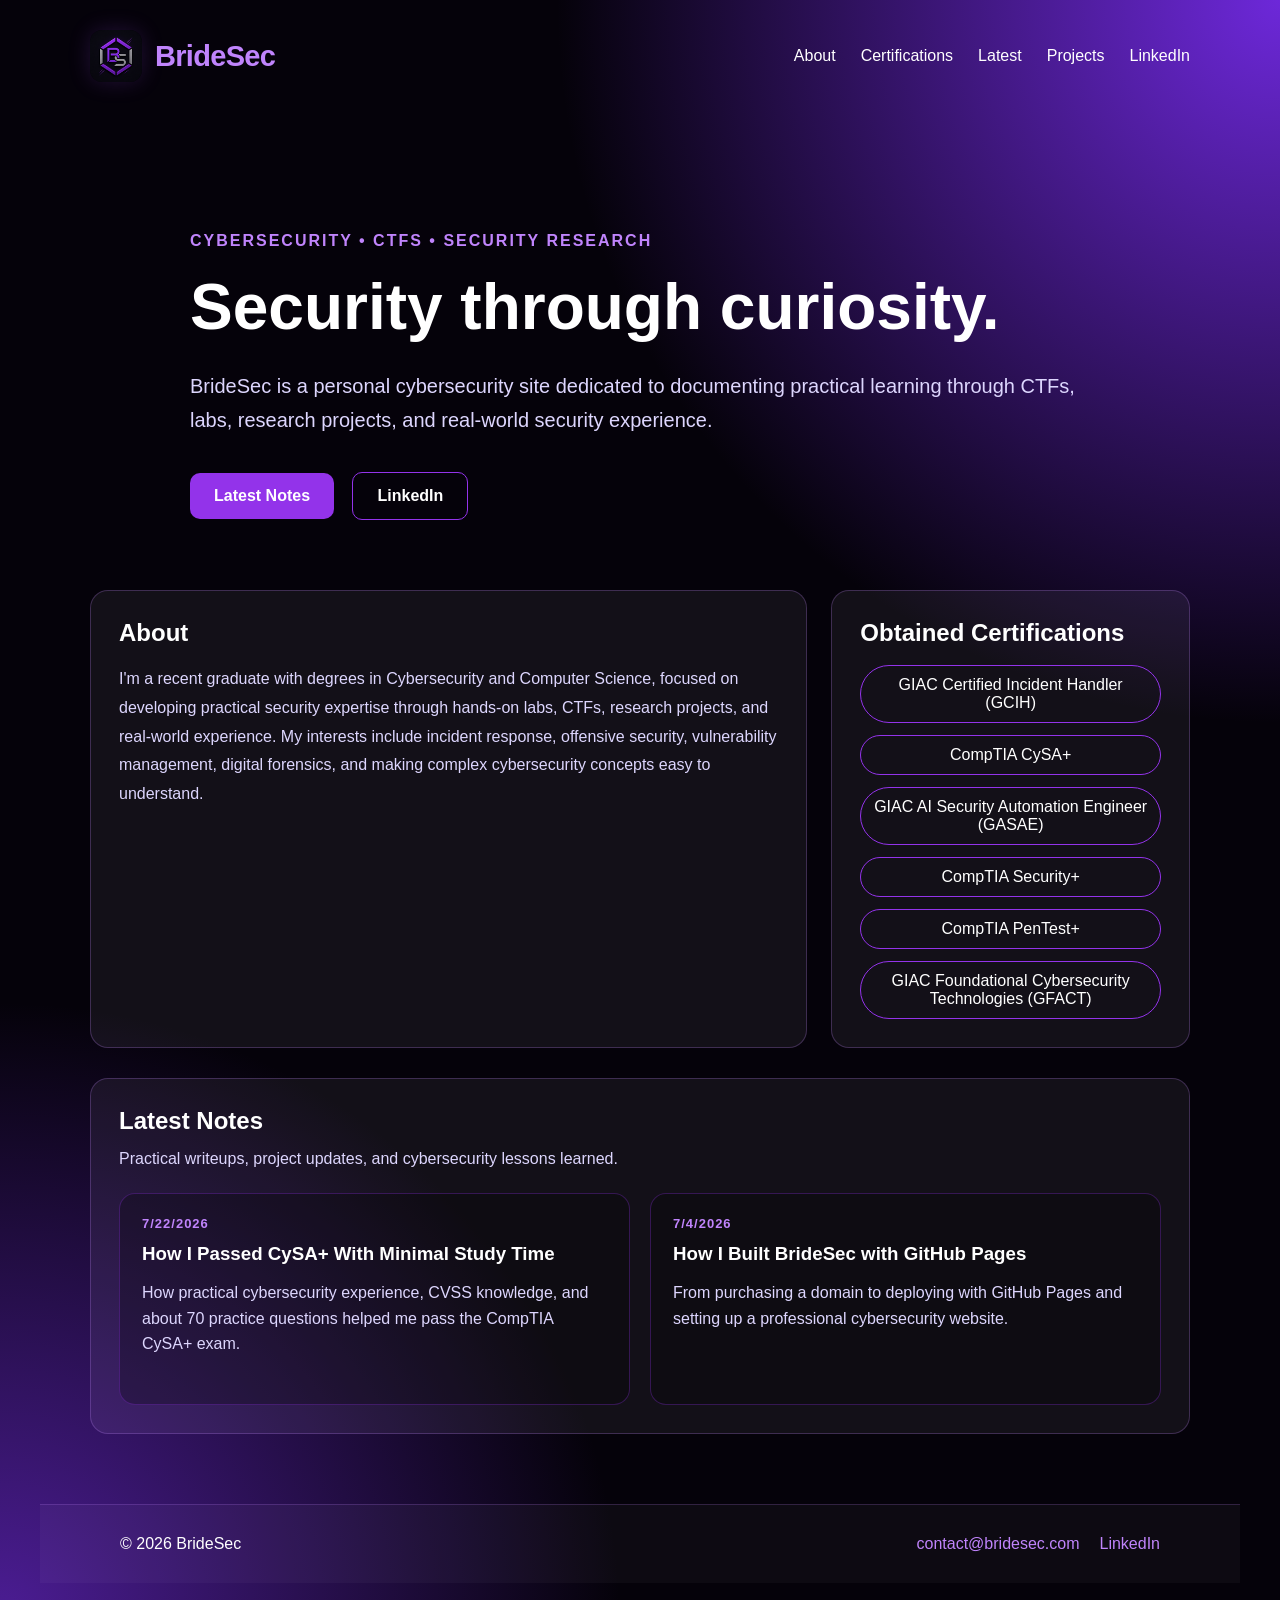
<file: index.html>
<!DOCTYPE html>
<html lang="en">
<head>
<meta charset="UTF-8">
<meta name="viewport" content="width=device-width, initial-scale=1.0">
<link rel="icon" href="/favicon.ico" sizes="any">
<link rel="icon" type="image/png" sizes="48x48" href="/favicon-48x48.png">
<title>BrideSec</title>

<link rel="stylesheet" href="styles.css">

</head>

<body class="home-page">

<div class="hero">

<header class="site-header">
    <nav class="site-nav" aria-label="Main navigation">
        <a class="site-brand" href="/index.html" aria-label="BrideSec home">
            <img class="site-brand-icon" src="/assets/bridesec-logo-96.png" alt="BrideSec logo">
            <span class="site-brand-name">BrideSec</span>
        </a>

        <div class="site-nav-links">
            <a href="/index.html#about">About</a>
            <a href="/index.html#certifications">Certifications</a>
            <a href="/index.html#notes">Latest</a>
            <a href="/projects.html">Projects</a>
            <a href="https://www.linkedin.com/in/tyler-jw-mcbride/" target="_blank" rel="noopener noreferrer">LinkedIn</a>
        </div>
    </nav>
</header>

<div class="content">

<div class="tag">
CYBERSECURITY • CTFS • SECURITY RESEARCH
</div>

<h1>
Security through curiosity.
</h1>

<p>
BrideSec is a personal cybersecurity site dedicated to documenting practical learning through CTFs, labs, research projects, and real-world security experience.
</p>

<div class="buttons">

<a class="primary" href="#notes">
Latest Notes
</a>

<a class="secondary"
href="https://www.linkedin.com/in/tyler-jw-mcbride/"
target="_blank">
LinkedIn
</a>

</div>

</div>

<div class="section">

<div class="about" id="about">

<h2>About</h2>

<p>
I'm a recent graduate with degrees in Cybersecurity and Computer Science, focused on developing practical security expertise through hands-on labs, CTFs, research projects, and real-world experience. My interests include incident response, offensive security, vulnerability management, digital forensics, and making complex cybersecurity concepts easy to understand.
</p>

</div>

<div class="certs" id="certifications">

<h2>Obtained Certifications</h2>

<ul class="cert-list">

<li>
<a href="https://www.giac.org/certifications/certified-incident-handler-gcih"
target="_blank" rel="noopener noreferrer">
GIAC Certified Incident Handler (GCIH)
</a>
</li>

<li>
<a href="https://www.comptia.org/en-us/certifications/cybersecurity-analyst/"
target="_blank" rel="noopener noreferrer">
CompTIA CySA+
</a>
<li>

<a href="https://www.giac.org/certifications/ai-security-automation-engineer-gasae"
target="_blank" rel="noopener noreferrer">
GIAC AI Security Automation Engineer (GASAE)
</a>
</li>

<li>
<a href="https://www.comptia.org/en/certifications/security/"
target="_blank" rel="noopener noreferrer">
CompTIA Security+
</a>
</li>

<li>
<a href="https://www.comptia.org/en/certifications/pentest/"
target="_blank" rel="noopener noreferrer">
CompTIA PenTest+
</a>
</li>

<li>
<a href="https://www.giac.org/certifications/foundational-cybersecurity-technologies-gfact"
target="_blank" rel="noopener noreferrer">
GIAC Foundational Cybersecurity Technologies (GFACT)
</a>
</li>

</ul>

</div>
</div>

<div class="notes" id="notes">

<h2>Latest Notes</h2>

<p>
Practical writeups, project updates, and cybersecurity lessons learned.
</p>

<div class="post-grid">
<a class="post-card" href="Projects/passing-cysa-plus.html">

<div class="post-date">
7/22/2026
</div>

<h3>
How I Passed CySA+ With Minimal Study Time
</h3>

<p>
How practical cybersecurity experience, CVSS knowledge, and about 70 practice questions helped me pass the CompTIA CySA+ exam.
</p>

</a>
<a class="post-card" href="Projects/BuildingWebPage.html">
    
<div class="post-date">
7/4/2026
</div>

<h3>
How I Built BrideSec with GitHub Pages
</h3>

<p>
From purchasing a domain to deploying with GitHub Pages and setting up a professional cybersecurity website.
</p>

</a>

</div>

</div>

<footer>

<div class="footer-content">

<div>
© 2026 BrideSec
</div>

<div class="footer-links">

<a href="mailto:contact@bridesec.com">
contact@bridesec.com
</a>

<a href="https://www.linkedin.com/in/tyler-jw-mcbride/" target="_blank">
LinkedIn
</a>

</div>

</div>

</footer>

</div>

</body>
</html>
</file>
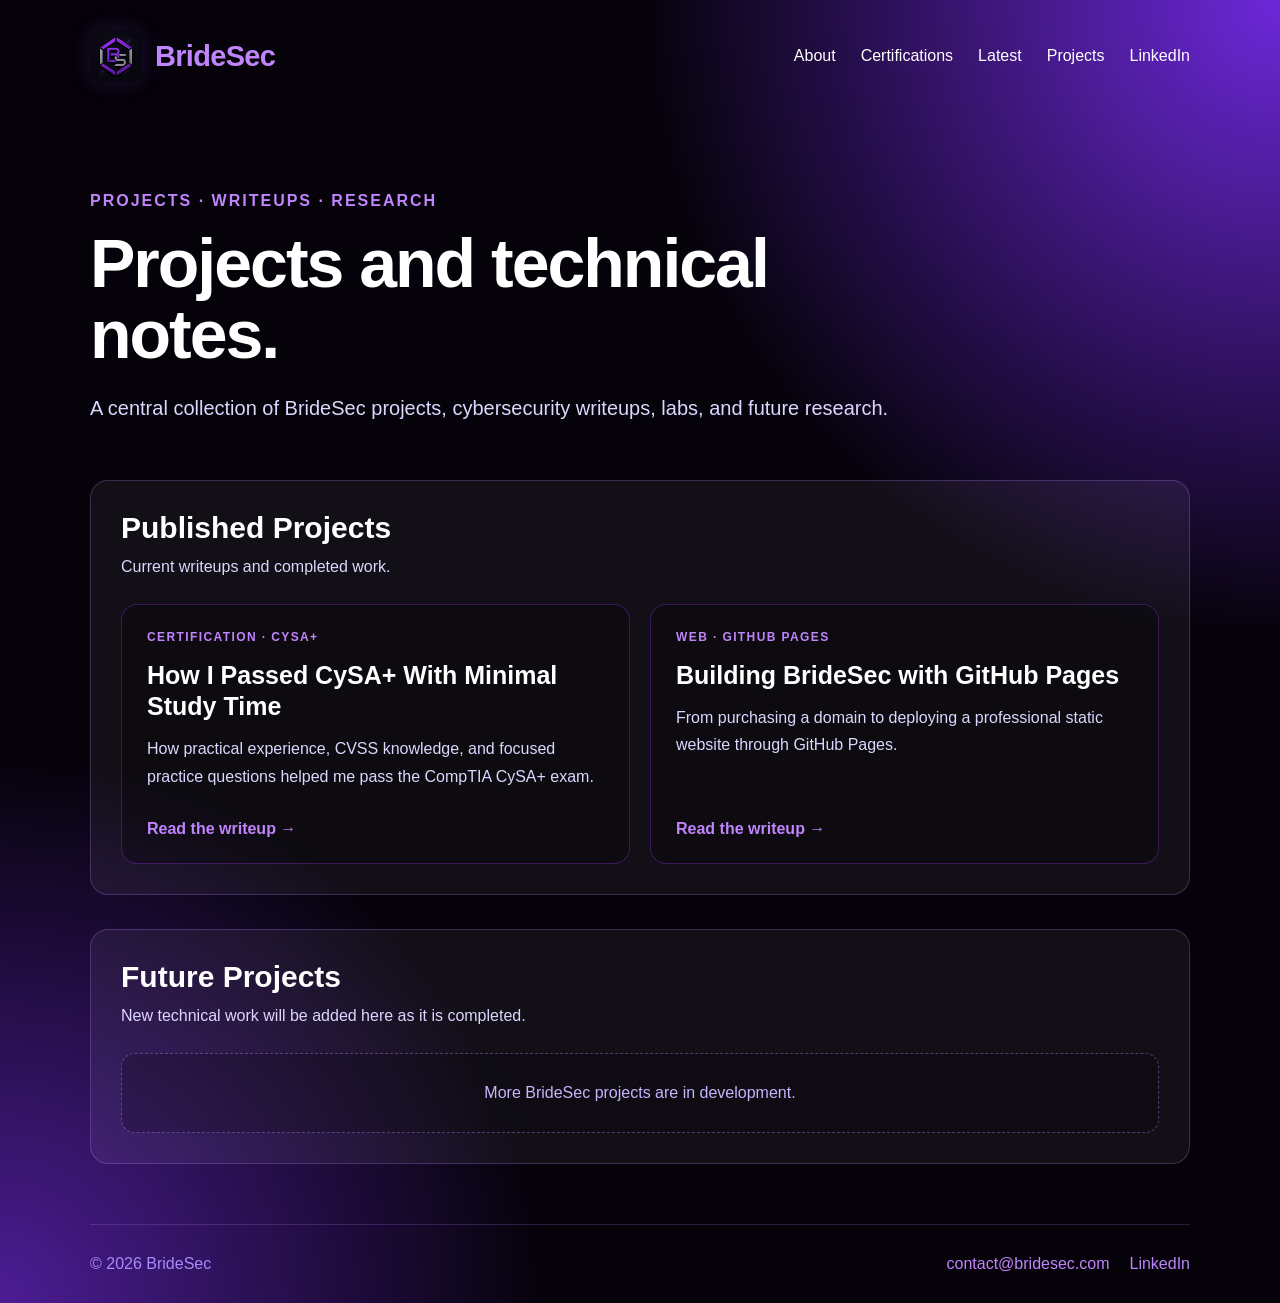
<file: projects.html>
<!DOCTYPE html>
<html lang="en">
<head>
<meta charset="UTF-8">
<meta name="viewport" content="width=device-width, initial-scale=1.0">
<meta name="description" content="BrideSec projects, technical writeups, and cybersecurity research.">
<link rel="icon" href="/favicon.ico" sizes="any">
<link rel="icon" type="image/png" sizes="48x48" href="/favicon-48x48.png">
<title>Projects | BrideSec</title>
<link rel="stylesheet" href="/styles.css">
</head>
<body class="projects-page">
<div class="projects-shell">
<header class="site-header">
    <nav class="site-nav" aria-label="Main navigation">
        <a class="site-brand" href="/index.html" aria-label="BrideSec home">
            <img class="site-brand-icon" src="/assets/bridesec-logo-96.png" alt="BrideSec logo">
            <span class="site-brand-name">BrideSec</span>
        </a>

        <div class="site-nav-links">
            <a href="/index.html#about">About</a>
            <a href="/index.html#certifications">Certifications</a>
            <a href="/index.html#notes">Latest</a>
            <a href="/projects.html">Projects</a>
            <a href="https://www.linkedin.com/in/tyler-jw-mcbride/" target="_blank" rel="noopener noreferrer">LinkedIn</a>
        </div>
    </nav>
</header>

<main class="projects-main">
    <section class="projects-intro">
        <div class="tag">PROJECTS · WRITEUPS · RESEARCH</div>
        <h1>Projects and technical notes.</h1>
        <p>A central collection of BrideSec projects, cybersecurity writeups, labs, and future research.</p>
    </section>

    <section class="projects-library" aria-labelledby="current-projects">
        <div class="projects-section-heading">
            <div>
                <h2 id="current-projects">Published Projects</h2>
                <p>Current writeups and completed work.</p>
            </div>
        </div>

        <div class="project-card-grid">
            <a class="project-library-card" href="/Projects/passing-cysa-plus.html">
                <span class="project-card-label">CERTIFICATION · CYSA+</span>
                <h3>How I Passed CySA+ With Minimal Study Time</h3>
                <p>How practical experience, CVSS knowledge, and focused practice questions helped me pass the CompTIA CySA+ exam.</p>
                <span class="project-card-link">Read the writeup →</span>
            </a>

            <a class="project-library-card" href="/Projects/BuildingWebPage.html">
                <span class="project-card-label">WEB · GITHUB PAGES</span>
                <h3>Building BrideSec with GitHub Pages</h3>
                <p>From purchasing a domain to deploying a professional static website through GitHub Pages.</p>
                <span class="project-card-link">Read the writeup →</span>
            </a>
        </div>
    </section>

    <section class="projects-library future-projects" aria-labelledby="future-projects">
        <div class="projects-section-heading">
            <div>
                <h2 id="future-projects">Future Projects</h2>
                <p>New technical work will be added here as it is completed.</p>
            </div>
        </div>

        <div class="future-project-card">
            <span>More BrideSec projects are in development.</span>
        </div>
    </section>
</main>

<footer class="site-footer">
    <div>© 2026 BrideSec</div>
    <div class="footer-links">
        <a href="mailto:contact@bridesec.com">contact@bridesec.com</a>
        <a href="https://www.linkedin.com/in/tyler-jw-mcbride/" target="_blank" rel="noopener noreferrer">LinkedIn</a>
    </div>
</footer>
</div>
</body>
</html>
</file>
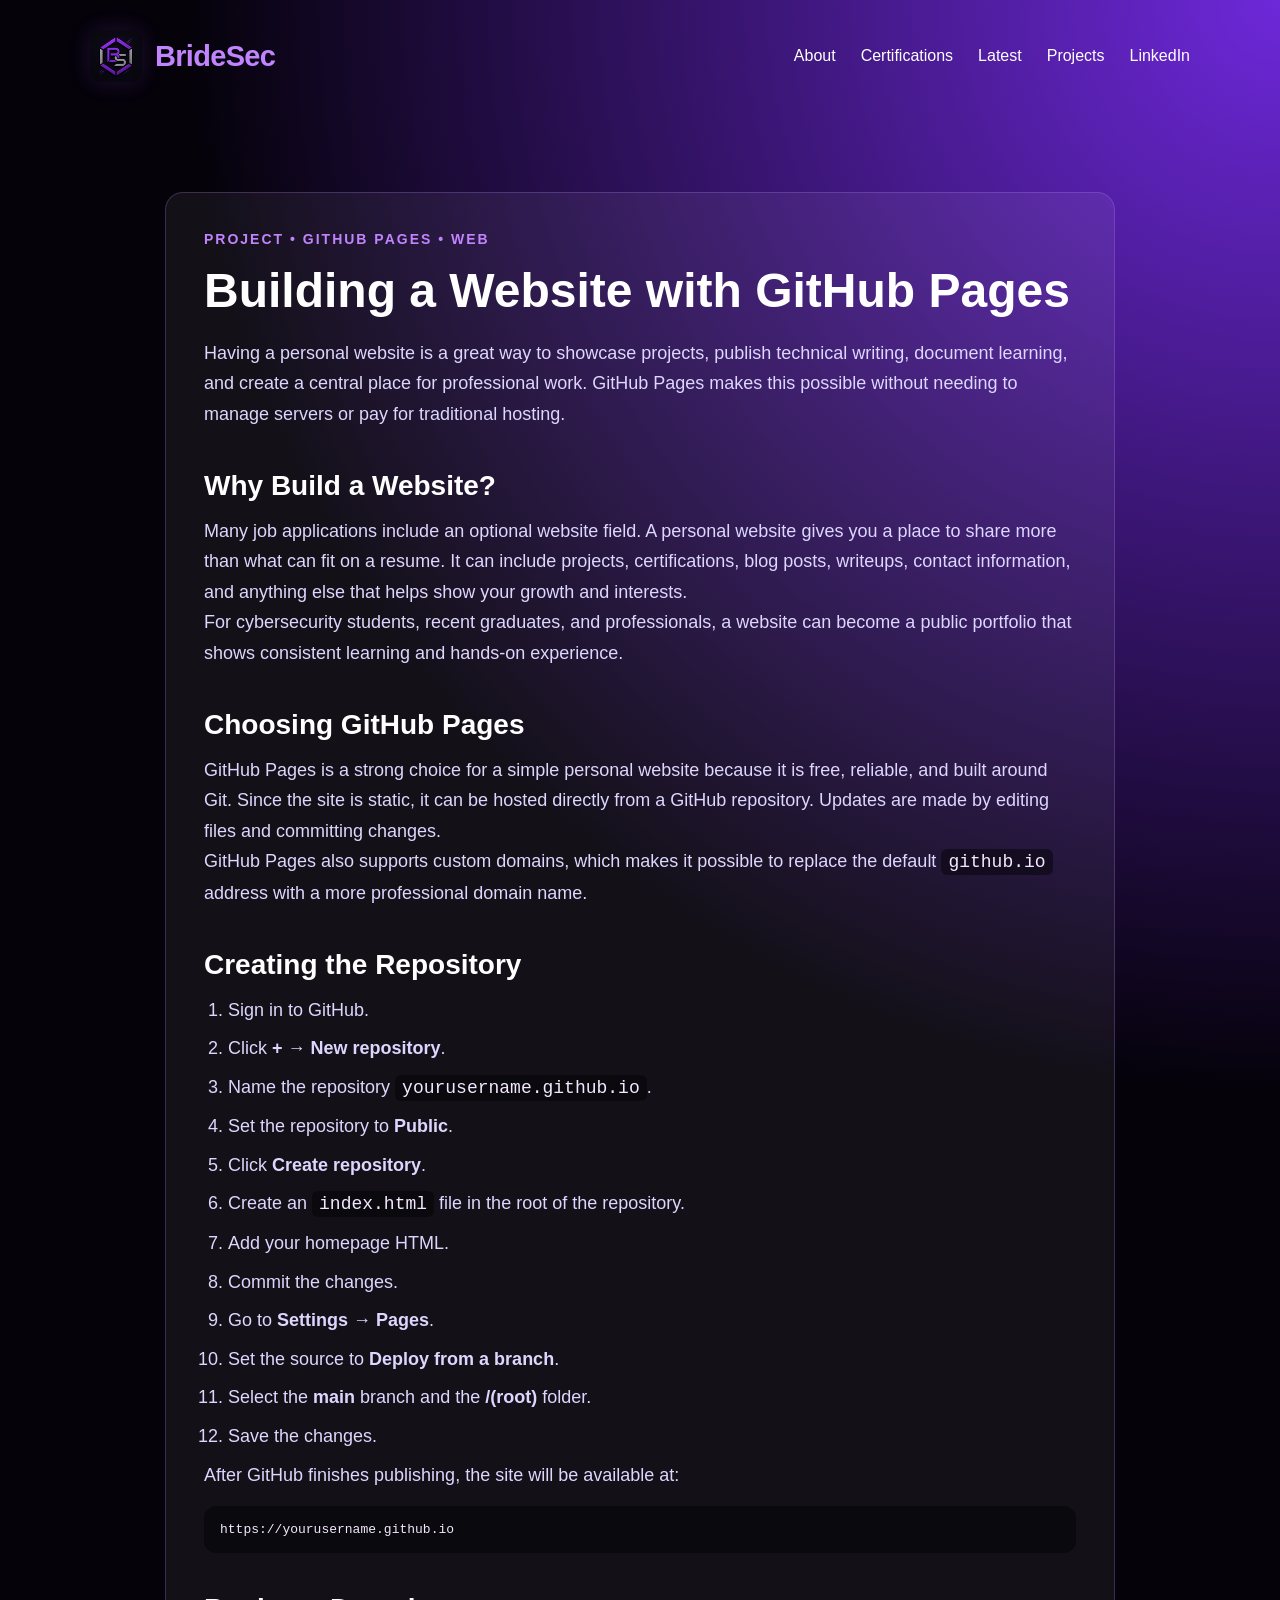
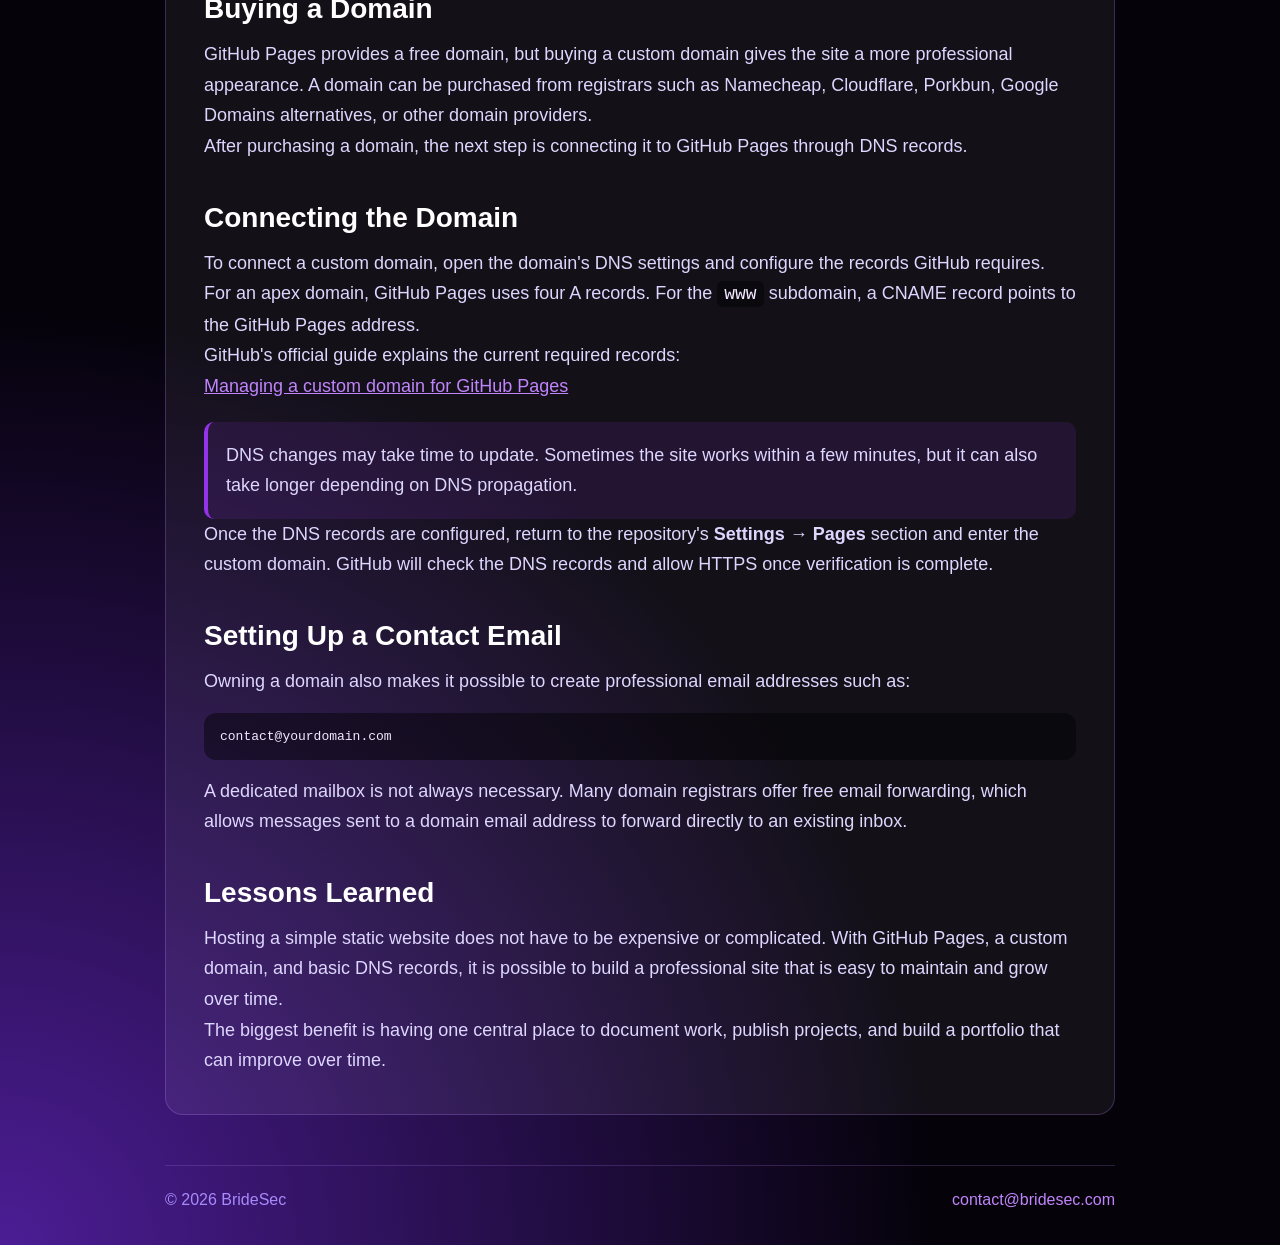
<file: Projects/BuildingWebPage.html>
<!DOCTYPE html>
<html lang="en">
<head>
<meta charset="UTF-8">
<meta name="viewport" content="width=device-width, initial-scale=1.0">
<link rel="icon" href="/favicon.ico" sizes="any">
<link rel="icon" type="image/png" sizes="48x48" href="/favicon-48x48.png">
<title>Building a Website with GitHub Pages | BrideSec</title>

<link rel="stylesheet" href="../styles.css">
</head>

<body class="article-page">

<div class="page">

<header class="site-header">
    <nav class="site-nav" aria-label="Main navigation">
        <a class="site-brand" href="/index.html" aria-label="BrideSec home">
            <img class="site-brand-icon" src="/assets/bridesec-logo-96.png" alt="BrideSec logo">
            <span class="site-brand-name">BrideSec</span>
        </a>

        <div class="site-nav-links">
            <a href="/index.html#about">About</a>
            <a href="/index.html#certifications">Certifications</a>
            <a href="/index.html#notes">Latest</a>
            <a href="/projects.html">Projects</a>
            <a href="https://www.linkedin.com/in/tyler-jw-mcbride/" target="_blank" rel="noopener noreferrer">LinkedIn</a>
        </div>
    </nav>
</header>

<article class="article">

<div class="tag">PROJECT • GITHUB PAGES • WEB</div>

<h1>Building a Website with GitHub Pages</h1>

<p>
Having a personal website is a great way to showcase projects, publish technical writing,
document learning, and create a central place for professional work. GitHub Pages makes this
possible without needing to manage servers or pay for traditional hosting.
</p>

<h2>Why Build a Website?</h2>

<p>
Many job applications include an optional website field. A personal website gives you a place
to share more than what can fit on a resume. It can include projects, certifications, blog posts,
writeups, contact information, and anything else that helps show your growth and interests.
</p>

<p>
For cybersecurity students, recent graduates, and professionals, a website can become a public
portfolio that shows consistent learning and hands-on experience.
</p>

<h2>Choosing GitHub Pages</h2>

<p>
GitHub Pages is a strong choice for a simple personal website because it is free, reliable,
and built around Git. Since the site is static, it can be hosted directly from a GitHub repository.
Updates are made by editing files and committing changes.
</p>

<p>
GitHub Pages also supports custom domains, which makes it possible to replace the default
<code>github.io</code> address with a more professional domain name.
</p>

<h2>Creating the Repository</h2>

<ol>
    <li>Sign in to GitHub.</li>
    <li>Click <strong>+ → New repository</strong>.</li>
    <li>Name the repository <code>yourusername.github.io</code>.</li>
    <li>Set the repository to <strong>Public</strong>.</li>
    <li>Click <strong>Create repository</strong>.</li>
    <li>Create an <code>index.html</code> file in the root of the repository.</li>
    <li>Add your homepage HTML.</li>
    <li>Commit the changes.</li>
    <li>Go to <strong>Settings → Pages</strong>.</li>
    <li>Set the source to <strong>Deploy from a branch</strong>.</li>
    <li>Select the <strong>main</strong> branch and the <strong>/(root)</strong> folder.</li>
    <li>Save the changes.</li>
</ol>

<p>
After GitHub finishes publishing, the site will be available at:
</p>

<pre>https://yourusername.github.io</pre>

<h2>Buying a Domain</h2>

<p>
GitHub Pages provides a free domain, but buying a custom domain gives the site a more
professional appearance. A domain can be purchased from registrars such as Namecheap,
Cloudflare, Porkbun, Google Domains alternatives, or other domain providers.
</p>

<p>
After purchasing a domain, the next step is connecting it to GitHub Pages through DNS records.
</p>

<h2>Connecting the Domain</h2>

<p>
To connect a custom domain, open the domain's DNS settings and configure the records GitHub
requires. For an apex domain, GitHub Pages uses four A records. For the <code>www</code> subdomain,
a CNAME record points to the GitHub Pages address.
</p>

<p>
GitHub's official guide explains the current required records:
</p>

<p>
<a href="https://docs.github.com/en/pages/configuring-a-custom-domain-for-your-github-pages-site/managing-a-custom-domain-for-your-github-pages-site" target="_blank">
Managing a custom domain for GitHub Pages
</a>
</p>

<div class="note-box">
<p>
DNS changes may take time to update. Sometimes the site works within a few minutes,
but it can also take longer depending on DNS propagation.
</p>
</div>

<p>
Once the DNS records are configured, return to the repository's <strong>Settings → Pages</strong>
section and enter the custom domain. GitHub will check the DNS records and allow HTTPS once
verification is complete.
</p>

<h2>Setting Up a Contact Email</h2>

<p>
Owning a domain also makes it possible to create professional email addresses such as:
</p>

<pre>contact@yourdomain.com</pre>

<p>
A dedicated mailbox is not always necessary. Many domain registrars offer free email forwarding,
which allows messages sent to a domain email address to forward directly to an existing inbox.
</p>

<h2>Lessons Learned</h2>

<p>
Hosting a simple static website does not have to be expensive or complicated. With GitHub Pages,
a custom domain, and basic DNS records, it is possible to build a professional site that is easy to
maintain and grow over time.
</p>

<p>
The biggest benefit is having one central place to document work, publish projects, and build a
portfolio that can improve over time.
</p>

</article>

<footer id="contact">
    <div>© 2026 BrideSec</div>
    <div>
        <a href="mailto:contact@bridesec.com">contact@bridesec.com</a>
    </div>
</footer>

</div>

    
</body>
</html>
</file>
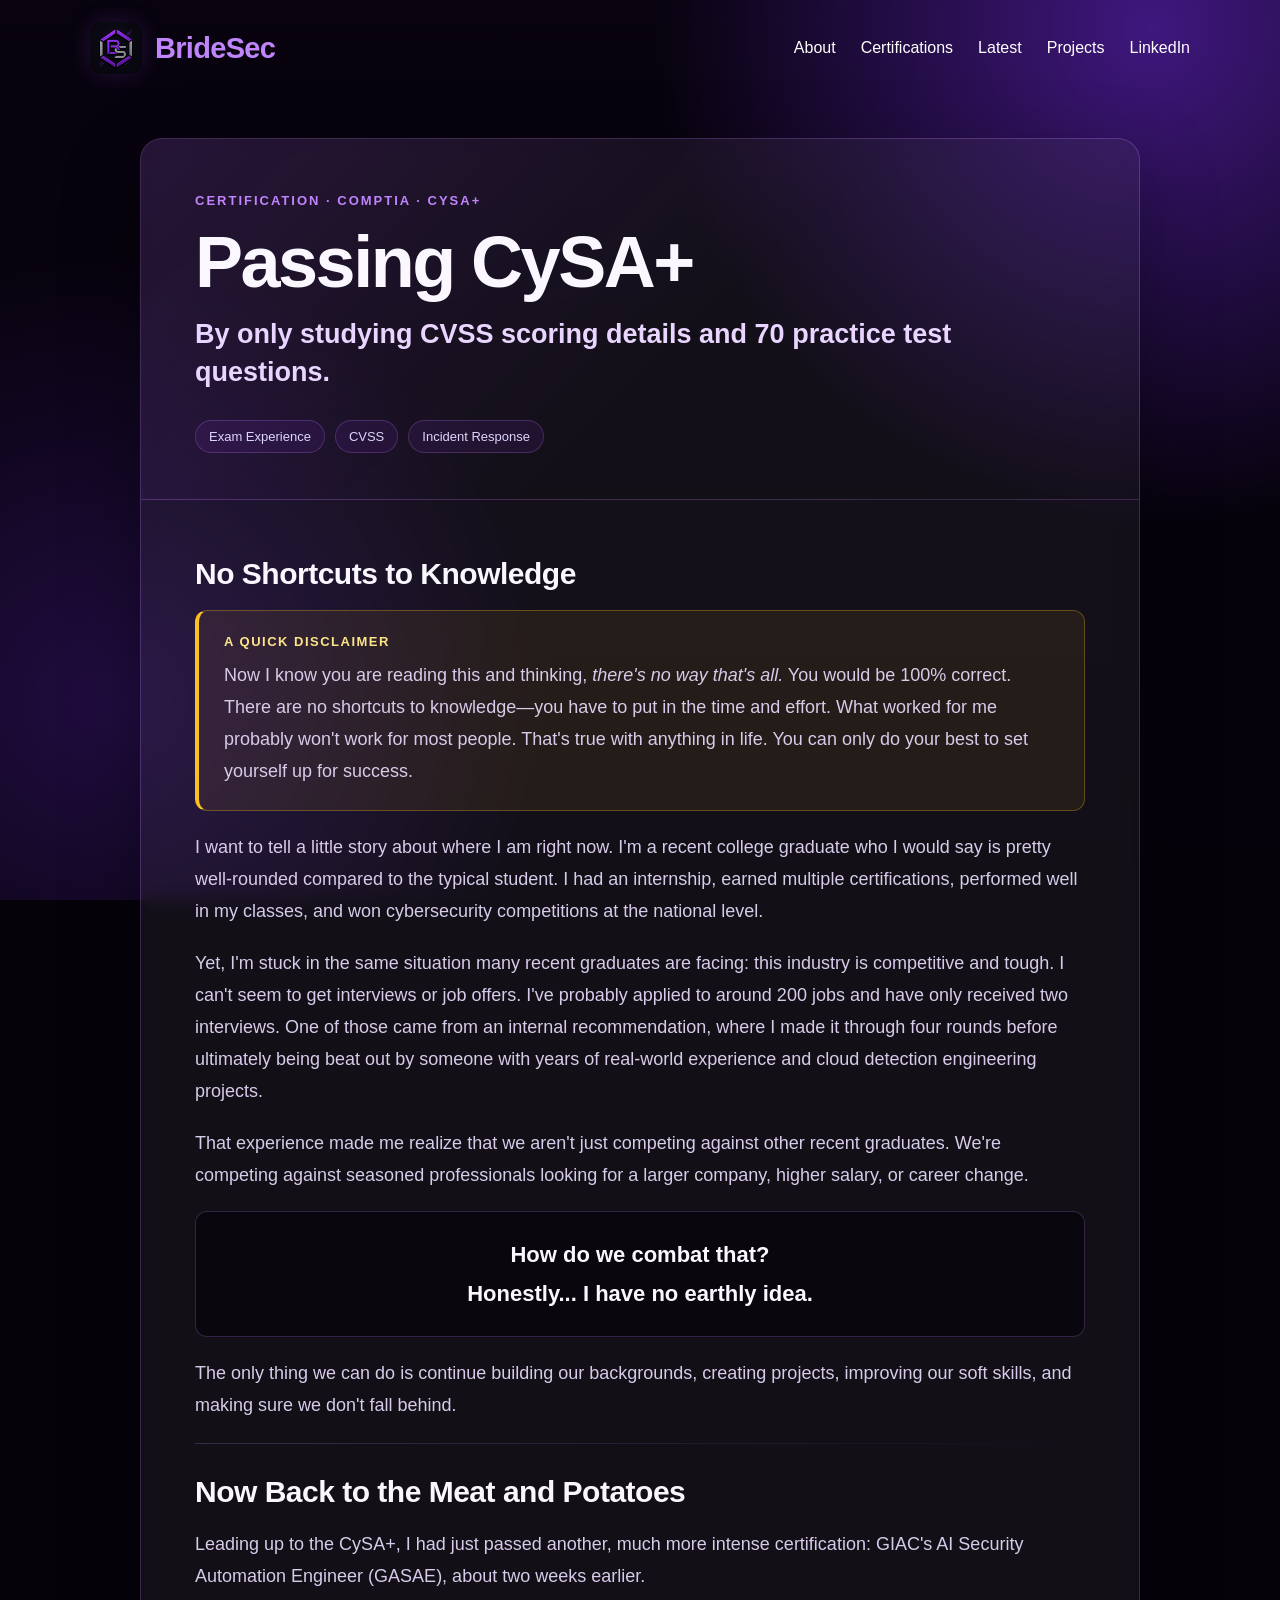
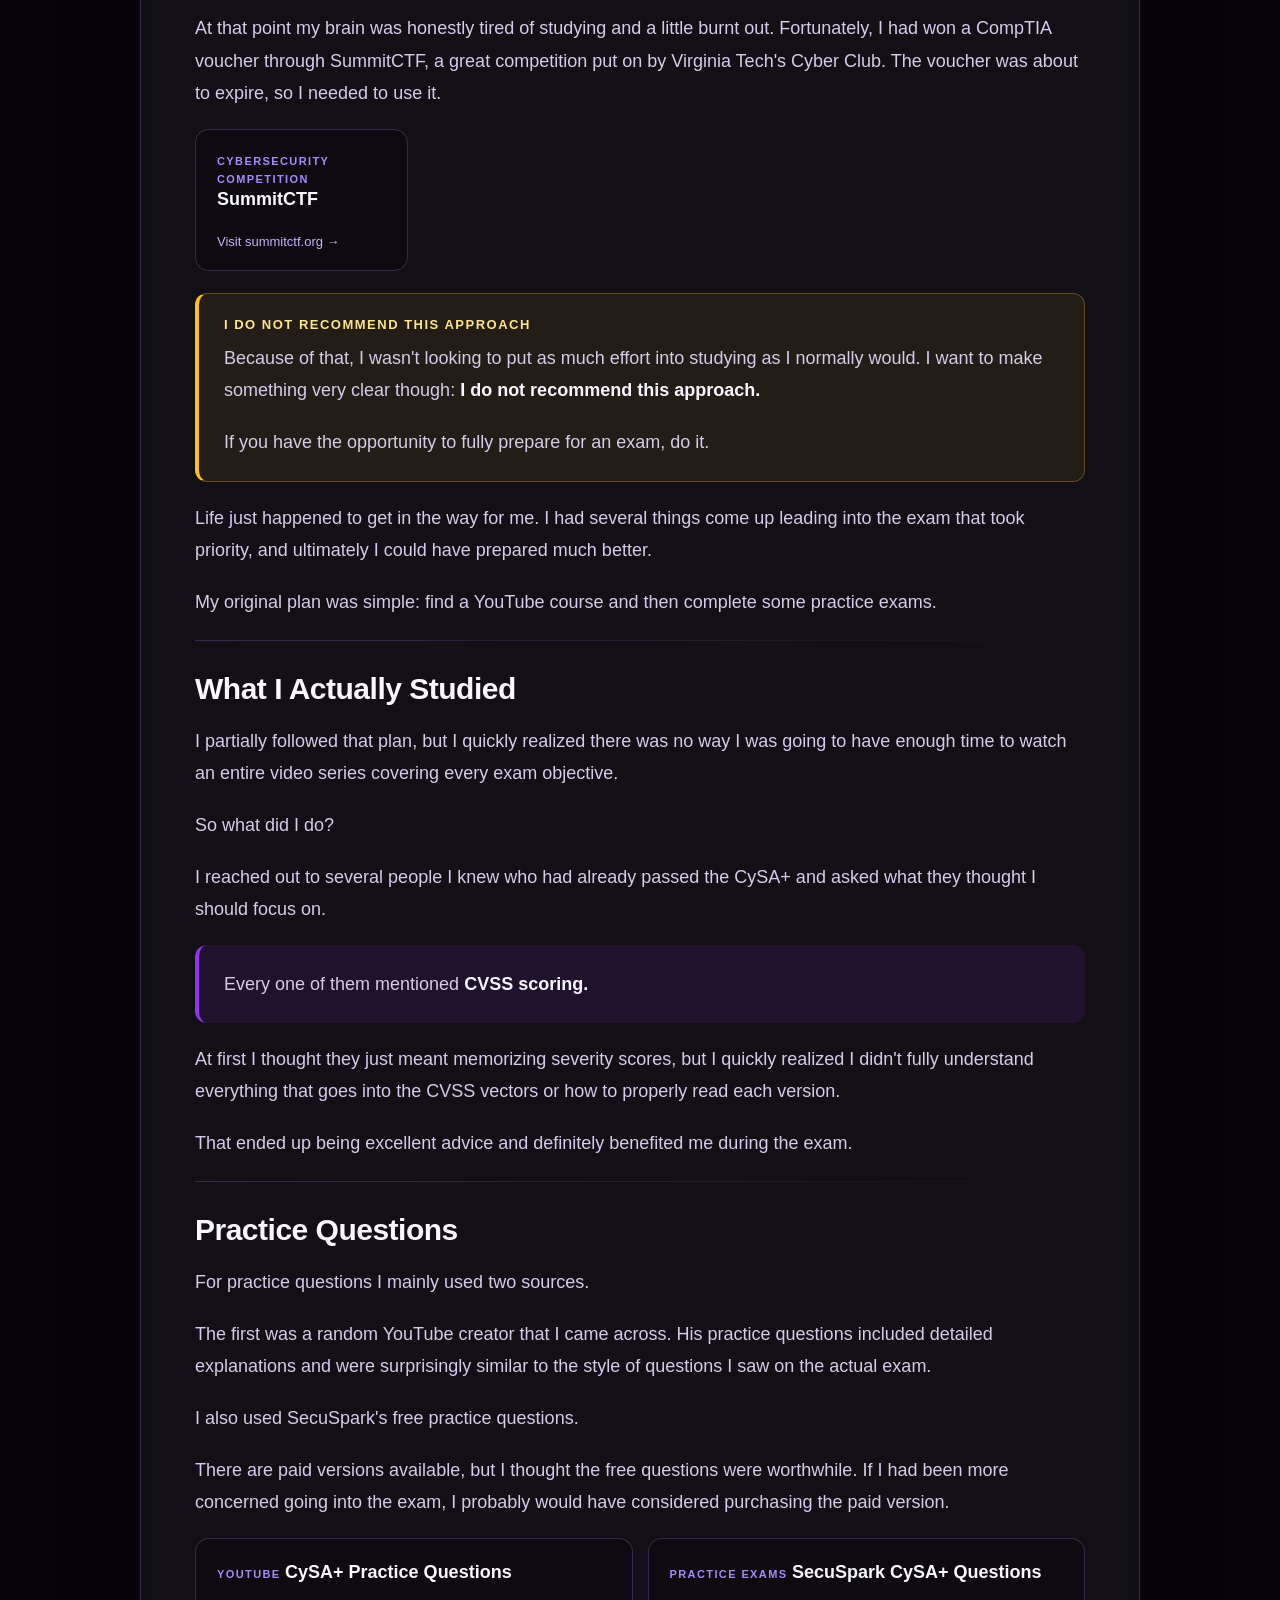
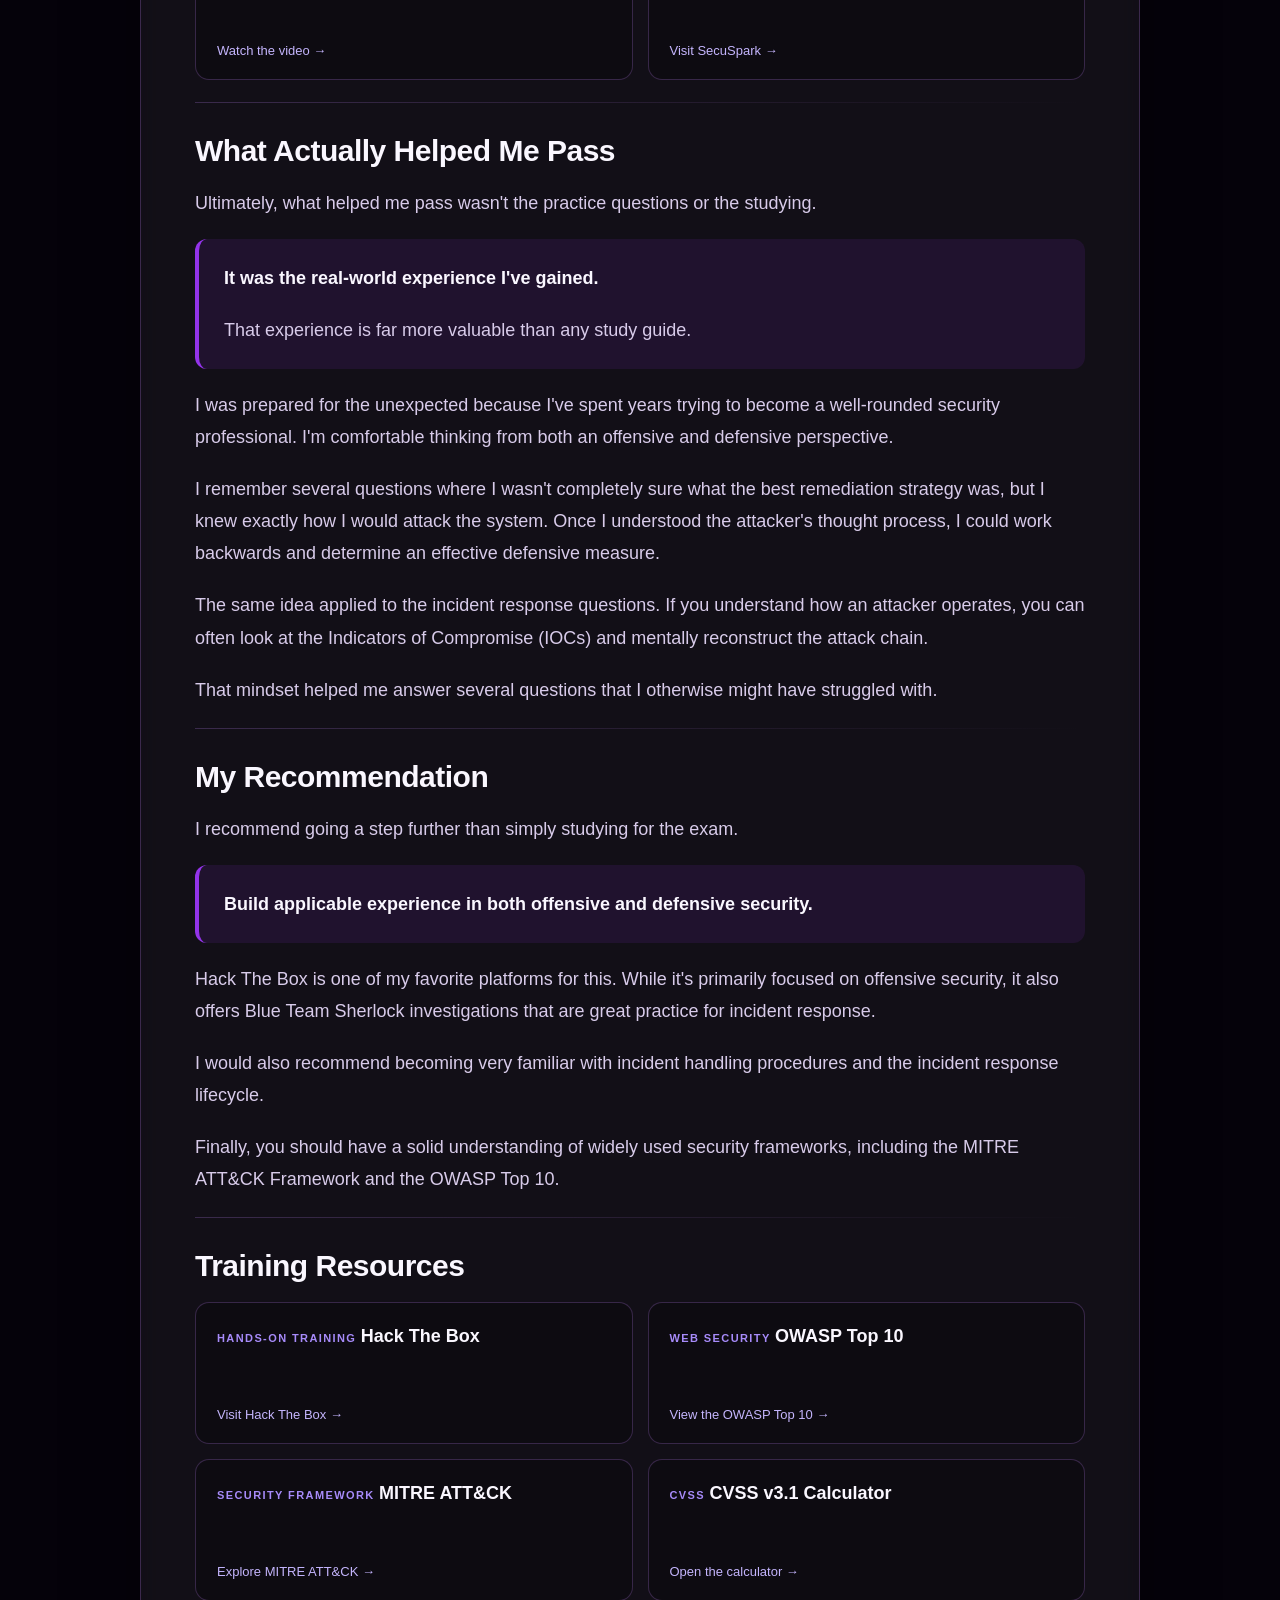
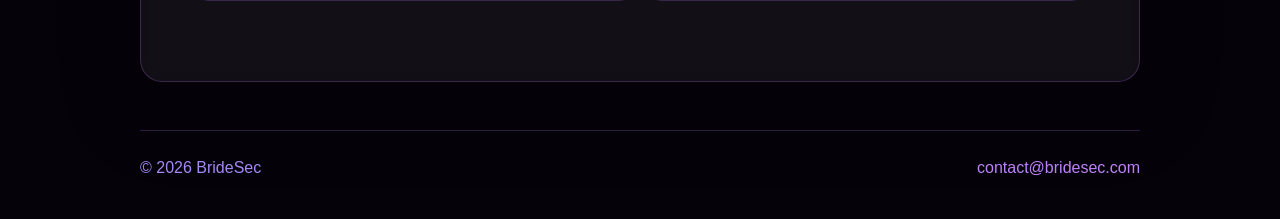
<file: Projects/passing-cysa-plus.html>
<!DOCTYPE html>
<html lang="en">
<head>
<meta charset="UTF-8">
<meta name="viewport" content="width=device-width, initial-scale=1.0">
<meta name="description" content="How practical cybersecurity experience, CVSS knowledge, and 70 practice questions helped me pass the CompTIA CySA+ exam.">
<meta name="theme-color" content="#07030d">
<link rel="icon" href="/favicon.ico" sizes="any">
<link rel="icon" type="image/png" sizes="48x48" href="/favicon-48x48.png">
<title>Passing CySA+ With Minimal Study Time | BrideSec</title>

<link rel="stylesheet" href="../styles.css">
</head>

<body class="cysa-page">
<div class="page">

<header class="site-header">
    <nav class="site-nav" aria-label="Main navigation">
        <a class="site-brand" href="/index.html" aria-label="BrideSec home">
            <img class="site-brand-icon" src="/assets/bridesec-logo-96.png" alt="BrideSec logo">
            <span class="site-brand-name">BrideSec</span>
        </a>

        <div class="site-nav-links">
            <a href="/index.html#about">About</a>
            <a href="/index.html#certifications">Certifications</a>
            <a href="/index.html#notes">Latest</a>
            <a href="/projects.html">Projects</a>
            <a href="https://www.linkedin.com/in/tyler-jw-mcbride/" target="_blank" rel="noopener noreferrer">LinkedIn</a>
        </div>
    </nav>
</header>

<main>
<article class="article">

<header class="article-header">
    <div class="eyebrow">CERTIFICATION · COMPTIA · CYSA+</div>
    <h1>Passing CySA+</h1>
    <div class="subtitle">By only studying CVSS scoring details and 70 practice test questions.</div>

    <div class="article-meta">
        <span class="meta-item">Exam Experience</span>
        <span class="meta-item">CVSS</span>
        <span class="meta-item">Incident Response</span>
    </div>
</header>

<div class="article-body">

<section class="article-section" aria-labelledby="introduction">
    <h2 id="introduction">No Shortcuts to Knowledge</h2>

    <div class="warning-box">
        <div class="warning-title">A QUICK DISCLAIMER</div>
        <p>Now I know you are reading this and thinking, <em>there's no way that's all.</em> You would be 100% correct. There are no shortcuts to knowledge—you have to put in the time and effort. What worked for me probably won't work for most people. That's true with anything in life. You can only do your best to set yourself up for success.</p>
    </div>

    <p>I want to tell a little story about where I am right now. I'm a recent college graduate who I would say is pretty well-rounded compared to the typical student. I had an internship, earned multiple certifications, performed well in my classes, and won cybersecurity competitions at the national level.</p>

    <p>Yet, I'm stuck in the same situation many recent graduates are facing: this industry is competitive and tough. I can't seem to get interviews or job offers. I've probably applied to around 200 jobs and have only received two interviews. One of those came from an internal recommendation, where I made it through four rounds before ultimately being beat out by someone with years of real-world experience and cloud detection engineering projects.</p>

    <p>That experience made me realize that we aren't just competing against other recent graduates. We're competing against seasoned professionals looking for a larger company, higher salary, or career change.</p>

    <div class="quote-box">
        <p>How do we combat that?<br>Honestly... I have no earthly idea.</p>
    </div>

    <p>The only thing we can do is continue building our backgrounds, creating projects, improving our soft skills, and making sure we don't fall behind.</p>
</section>

<div class="section-divider"></div>

<section class="article-section" aria-labelledby="meat-and-potatoes">
    <h2 id="meat-and-potatoes">Now Back to the Meat and Potatoes</h2>

    <p>Leading up to the CySA+, I had just passed another, much more intense certification: GIAC's AI Security Automation Engineer (GASAE), about two weeks earlier.</p>

    <p>At that point my brain was honestly tired of studying and a little burnt out. Fortunately, I had won a CompTIA voucher through SummitCTF, a great competition put on by Virginia Tech's Cyber Club. The voucher was about to expire, so I needed to use it.</p>

    <div class="resource-grid single-resource">
        <a class="resource-card" href="https://summitctf.org/" target="_blank" rel="noopener noreferrer">
            <span>
                <span class="resource-type">CYBERSECURITY COMPETITION</span>
                <span class="resource-title">SummitCTF</span>
            </span>
            <span class="resource-link">Visit summitctf.org →</span>
        </a>
    </div>

    <div class="warning-box">
        <div class="warning-title">I DO NOT RECOMMEND THIS APPROACH</div>
        <p>Because of that, I wasn't looking to put as much effort into studying as I normally would. I want to make something very clear though: <strong>I do not recommend this approach.</strong></p>
        <p>If you have the opportunity to fully prepare for an exam, do it.</p>
    </div>

    <p>Life just happened to get in the way for me. I had several things come up leading into the exam that took priority, and ultimately I could have prepared much better.</p>

    <p>My original plan was simple: find a YouTube course and then complete some practice exams.</p>
</section>

<div class="section-divider"></div>

<section class="article-section" aria-labelledby="studied">
    <h2 id="studied">What I Actually Studied</h2>

    <p>I partially followed that plan, but I quickly realized there was no way I was going to have enough time to watch an entire video series covering every exam objective.</p>

    <p>So what did I do?</p>

    <p>I reached out to several people I knew who had already passed the CySA+ and asked what they thought I should focus on.</p>

    <div class="highlight-box">
        <p>Every one of them mentioned <strong>CVSS scoring.</strong></p>
    </div>

    <p>At first I thought they just meant memorizing severity scores, but I quickly realized I didn't fully understand everything that goes into the CVSS vectors or how to properly read each version.</p>

    <p>That ended up being excellent advice and definitely benefited me during the exam.</p>
</section>

<div class="section-divider"></div>

<section class="article-section" aria-labelledby="practice-questions">
    <h2 id="practice-questions">Practice Questions</h2>

    <p>For practice questions I mainly used two sources.</p>

    <p>The first was a random YouTube creator that I came across. His practice questions included detailed explanations and were surprisingly similar to the style of questions I saw on the actual exam.</p>

    <p>I also used SecuSpark's free practice questions.</p>

    <p>There are paid versions available, but I thought the free questions were worthwhile. If I had been more concerned going into the exam, I probably would have considered purchasing the paid version.</p>

    <div class="resource-grid">
        <a class="resource-card" href="https://www.youtube.com/watch?v=6pX2DJU9YcE" target="_blank" rel="noopener noreferrer">
            <span>
                <span class="resource-type">YOUTUBE</span>
                <span class="resource-title">CySA+ Practice Questions</span>
            </span>
            <span class="resource-link">Watch the video →</span>
        </a>

        <a class="resource-card" href="https://www.secuspark.com/exam?cert=cysa-plus" target="_blank" rel="noopener noreferrer">
            <span>
                <span class="resource-type">PRACTICE EXAMS</span>
                <span class="resource-title">SecuSpark CySA+ Questions</span>
            </span>
            <span class="resource-link">Visit SecuSpark →</span>
        </a>
    </div>
</section>

<div class="section-divider"></div>

<section class="article-section" aria-labelledby="what-helped">
    <h2 id="what-helped">What Actually Helped Me Pass</h2>

    <p>Ultimately, what helped me pass wasn't the practice questions or the studying.</p>

    <div class="highlight-box">
        <p><strong>It was the real-world experience I've gained.</strong></p>
        <p>That experience is far more valuable than any study guide.</p>
    </div>

    <p>I was prepared for the unexpected because I've spent years trying to become a well-rounded security professional. I'm comfortable thinking from both an offensive and defensive perspective.</p>

    <p>I remember several questions where I wasn't completely sure what the best remediation strategy was, but I knew exactly how I would attack the system. Once I understood the attacker's thought process, I could work backwards and determine an effective defensive measure.</p>

    <p>The same idea applied to the incident response questions. If you understand how an attacker operates, you can often look at the Indicators of Compromise (IOCs) and mentally reconstruct the attack chain.</p>

    <p>That mindset helped me answer several questions that I otherwise might have struggled with.</p>
</section>

<div class="section-divider"></div>

<section class="article-section" aria-labelledby="recommendation">
    <h2 id="recommendation">My Recommendation</h2>

    <p>I recommend going a step further than simply studying for the exam.</p>

    <div class="highlight-box">
        <p><strong>Build applicable experience in both offensive and defensive security.</strong></p>
    </div>

    <p>Hack The Box is one of my favorite platforms for this. While it's primarily focused on offensive security, it also offers Blue Team Sherlock investigations that are great practice for incident response.</p>

    <p>I would also recommend becoming very familiar with incident handling procedures and the incident response lifecycle.</p>

    <p>Finally, you should have a solid understanding of widely used security frameworks, including the MITRE ATT&amp;CK Framework and the OWASP Top 10.</p>
</section>

<div class="section-divider"></div>

<section class="article-section" aria-labelledby="resources">
    <h2 id="resources">Training Resources</h2>

    <div class="resource-grid">
        <a class="resource-card" href="https://www.hackthebox.com/" target="_blank" rel="noopener noreferrer">
            <span>
                <span class="resource-type">HANDS-ON TRAINING</span>
                <span class="resource-title">Hack The Box</span>
            </span>
            <span class="resource-link">Visit Hack The Box →</span>
        </a>

        <a class="resource-card" href="https://owasp.org/www-project-top-ten/" target="_blank" rel="noopener noreferrer">
            <span>
                <span class="resource-type">WEB SECURITY</span>
                <span class="resource-title">OWASP Top 10</span>
            </span>
            <span class="resource-link">View the OWASP Top 10 →</span>
        </a>

        <a class="resource-card" href="https://attack.mitre.org/" target="_blank" rel="noopener noreferrer">
            <span>
                <span class="resource-type">SECURITY FRAMEWORK</span>
                <span class="resource-title">MITRE ATT&amp;CK</span>
            </span>
            <span class="resource-link">Explore MITRE ATT&amp;CK →</span>
        </a>

        <a class="resource-card" href="https://www.first.org/cvss/calculator/3.1" target="_blank" rel="noopener noreferrer">
            <span>
                <span class="resource-type">CVSS</span>
                <span class="resource-title">CVSS v3.1 Calculator</span>
            </span>
            <span class="resource-link">Open the calculator →</span>
        </a>
    </div>
</section>

</div>
</article>
</main>

<footer id="contact">
    <div>© 2026 BrideSec</div>
    <div><a href="mailto:contact@bridesec.com">contact@bridesec.com</a></div>
</footer>

</div>
</body>
</html>
</file>
<file: styles.css>
/* ===== Shared site-wide branding and navigation ===== */
:root{
    --brand-purple:#a855f7;
    --brand-purple-light:#c084fc;
    --brand-text:#ffffff;
}

.site-brand{
    display:inline-flex;
    align-items:center;
    gap:10px;
    color:var(--brand-purple-light) !important;
    text-decoration:none !important;
    flex-shrink:0;
}

.site-brand-icon{
    width:38px;
    height:38px;
    display:block;
    border-radius:9px;
    object-fit:cover;
}

.site-brand-name{
    font-family:Arial,Helvetica,sans-serif;
    font-size:26px;
    font-weight:800;
    line-height:1;
    letter-spacing:-.6px;
}

.site-brand:hover .site-brand-name{
    color:#e9d5ff;
}

@media(max-width:600px){
    .site-brand-icon{width:34px;height:34px;border-radius:8px;}
    .site-brand-name{font-size:23px;}
}


/* ===== index.html ===== */


*{
    margin:0;
    padding:0;
    box-sizing:border-box;
}

html{
    scroll-behavior:smooth;
}

body.home-page{
    font-family:Arial,Helvetica,sans-serif;
    background:#05020a;
    color:white;
}

body.home-page .hero{
    min-height:100vh;
    padding:40px;
    background:
        radial-gradient(circle at top right,#6d28d9,transparent 35%),
        radial-gradient(circle at bottom left,#4c1d95,transparent 30%),
        #05020a;
}

body.home-page nav{
    max-width:1100px;
    margin:auto;
    display:flex;
    justify-content:space-between;
    align-items:center;
}

body.home-page .logo{
    color:#c084fc;
    font-size:26px;
    font-weight:bold;
}

body.home-page .links{
    display:flex;
    gap:24px;
}

body.home-page .links a{
    color:white;
    text-decoration:none;
    transition:.2s;
}

body.home-page .links a:hover{
    color:#c084fc;
}

body.home-page .content{
    max-width:900px;
    margin:120px auto 70px;
}

body.home-page .tag{
    color:#c084fc;
    font-weight:bold;
    letter-spacing:2px;
    margin-bottom:20px;
}

body.home-page h1{
    font-size:64px;
    margin-bottom:25px;
}

body.home-page .content p{
    color:#ddd6fe;
    font-size:20px;
    line-height:1.7;
}

body.home-page .buttons{
    margin-top:35px;
}

body.home-page .buttons a{
    display:inline-block;
    padding:14px 24px;
    border-radius:10px;
    margin-right:14px;
    text-decoration:none;
    transition:.2s;
    font-weight:bold;
}

body.home-page .primary{
    background:#9333ea;
    color:white;
}

body.home-page .primary:hover{
    background:#a855f7;
}

body.home-page .secondary{
    border:1px solid #9333ea;
    color:white;
}

body.home-page .secondary:hover{
    background:rgba(147,51,234,.15);
}

body.home-page .section{
    max-width:1100px;
    margin:auto;
    display:grid;
    grid-template-columns:2fr 1fr;
    gap:24px;
}

body.home-page .about,
body.home-page .certs,
body.home-page .notes{
    background:rgba(255,255,255,.06);
    border:1px solid rgba(192,132,252,.25);
    border-radius:18px;
    padding:28px;
}

body.home-page .about p{
    color:#ddd6fe;
    line-height:1.8;
    margin-top:18px;
}

body.home-page .cert-list{
    list-style:none;
    display:flex;
    flex-direction:column;
    gap:12px;
    margin-top:18px;
}

body.home-page .cert-list li{
    border:1px solid #9333ea;
    border-radius:999px;
    padding:10px;
    text-align:center;
}
body.home-page .cert-list li a{
    display:block;
    color:inherit;
    text-decoration:none;
    width:100%;
    height:100%;
}

body.home-page .cert-list li:hover{
    background:rgba(147,51,234,.15);
    border-color:#c084fc;
    transition:.2s;
    cursor:pointer;
}

body.home-page .cert-list li a:hover{
    color:white;
}

body.home-page .notes{
    max-width:1100px;
    margin:30px auto;
}

body.home-page .notes p{
    color:#ddd6fe;
    margin:15px 0 25px;
}

body.home-page .post-grid{
    display:grid;
    grid-template-columns:repeat(auto-fit,minmax(280px,1fr));
    gap:20px;
}

body.home-page .post-card{
    display:block;
    text-decoration:none;
    color:white;
    padding:22px;
    border-radius:16px;
    border:1px solid rgba(147,51,234,.3);
    background:rgba(0,0,0,.25);
    transition:.25s;
}

body.home-page .post-card:hover{
    transform:translateY(-4px);
    border-color:#c084fc;
}

body.home-page .post-date{
    color:#c084fc;
    font-size:13px;
    font-weight:bold;
    letter-spacing:1px;
}

body.home-page .post-card h3{
    margin:12px 0;
}

body.home-page .post-card p{
    color:#ddd6fe;
    line-height:1.6;
}

body.home-page footer{
    margin-top:70px;
    border-top:1px solid rgba(192,132,252,.2);
    background:rgba(255,255,255,.03);
}

body.home-page .footer-content{
    max-width:1100px;
    margin:auto;
    padding:30px;
    display:flex;
    justify-content:space-between;
    align-items:center;
}

body.home-page .footer-links{
    display:flex;
    gap:20px;
}

body.home-page .footer-links a{
    color:#c084fc;
    text-decoration:none;
}

body.home-page .footer-links a:hover{
    text-decoration:underline;
}

@media(max-width:900px){

body.home-page .section{
grid-template-columns:1fr;
}

body.home-page .links{
display:none;
}

body.home-page h1{
font-size:44px;
}

body.home-page .footer-content{
flex-direction:column;
gap:18px;
text-align:center;
}

}



/* ===== BuildingWebPage.html ===== */

*{
    margin:0;
    padding:0;
    box-sizing:border-box;
}

html{
    scroll-behavior:smooth;
}

body.article-page{
    font-family:Arial,Helvetica,sans-serif;
    background:#05020a;
    color:white;
}

body.article-page .page{
    min-height:100vh;
    padding:40px;
    background:
        radial-gradient(circle at top right,#6d28d9,transparent 35%),
        radial-gradient(circle at bottom left,#4c1d95,transparent 30%),
        #05020a;
}

body.article-page nav{
    max-width:950px;
    margin:auto;
    display:flex;
    justify-content:space-between;
    align-items:center;
}

body.article-page .logo{
    color:#c084fc;
    font-size:24px;
    font-weight:bold;
    text-decoration:none;
}

body.article-page .nav-links{
    display:flex;
    gap:22px;
}

body.article-page .nav-links a{
    color:white;
    text-decoration:none;
    transition:.2s;
}

body.article-page .nav-links a:hover{
    color:#c084fc;
}

body.article-page .article{
    max-width:950px;
    margin:80px auto 40px;
    background:rgba(255,255,255,.06);
    border:1px solid rgba(192,132,252,.25);
    border-radius:18px;
    padding:38px;
}

body.article-page .tag{
    color:#c084fc;
    font-weight:bold;
    letter-spacing:2px;
    font-size:14px;
    margin-bottom:18px;
}

body.article-page h1{
    font-size:48px;
    line-height:1.1;
    margin-bottom:20px;
}

body.article-page h2{
    margin-top:40px;
    margin-bottom:14px;
    font-size:28px;
}

body.article-page p,
body.article-page li{
    color:#ddd6fe;
    font-size:18px;
    line-height:1.7;
}

body.article-page ul,
body.article-page ol{
    margin-left:24px;
    margin-top:12px;
}

body.article-page li{
    margin-bottom:8px;
}

body.article-page a{
    color:#c084fc;
}

body.article-page code{
    background:rgba(0,0,0,.45);
    color:#f3e8ff;
    padding:3px 7px;
    border-radius:6px;
}

body.article-page pre{
    background:rgba(0,0,0,.45);
    color:#f3e8ff;
    padding:16px;
    border-radius:12px;
    overflow-x:auto;
    margin:16px 0;
}

body.article-page .note-box{
    margin-top:20px;
    padding:18px;
    border-left:4px solid #9333ea;
    background:rgba(147,51,234,.12);
    border-radius:10px;
}

body.article-page footer{
    max-width:950px;
    margin:50px auto 0;
    padding-top:25px;
    border-top:1px solid rgba(192,132,252,.2);
    display:flex;
    justify-content:space-between;
    color:#a78bfa;
}

body.article-page footer a{
    color:#c084fc;
    text-decoration:none;
}

body.article-page footer a:hover{
    text-decoration:underline;
}

@media(max-width:800px){
    body.article-page .page{
        padding:25px;
    }

    body.article-page .article{
        padding:26px;
        margin-top:50px;
    }

    body.article-page h1{
        font-size:36px;
    }

    body.article-page h2{
        font-size:24px;
    }

    body.article-page .nav-links{
        display:none;
    }

    body.article-page footer{
        flex-direction:column;
        gap:12px;
        text-align:center;
    }
}


/* ===== passing-cysa-plus.html ===== */

:root{
    --background:#05020a;
    --surface:rgba(255,255,255,.055);
    --surface-dark:rgba(5,2,10,.62);
    --border:rgba(192,132,252,.23);
    --purple:#c084fc;
    --purple-light:#e9d5ff;
    --purple-dark:#9333ea;
    --text:#faf7ff;
    --muted:#d8cbea;
    --warning:#fbbf24;
}

*{
    margin:0;
    padding:0;
    box-sizing:border-box;
}

html{
    scroll-behavior:smooth;
}

body.cysa-page{
    min-height:100vh;
    font-family:Arial,Helvetica,sans-serif;
    background:var(--background);
    color:var(--text);
}

body.cysa-page::before{
    content:"";
    position:fixed;
    inset:0;
    z-index:-1;
    background:
        radial-gradient(circle at 90% 3%,rgba(109,40,217,.55),transparent 31rem),
        radial-gradient(circle at 8% 78%,rgba(76,29,149,.38),transparent 28rem),
        linear-gradient(180deg,#08030f 0%,#05020a 100%);
}

body.cysa-page a{
    color:var(--purple);
}

body.cysa-page a:hover{
    color:var(--purple-light);
}

body.cysa-page .page{
    width:min(100% - 48px,1000px);
    margin:0 auto;
}

body.cysa-page nav{
    min-height:96px;
    display:flex;
    justify-content:space-between;
    align-items:center;
}

body.cysa-page .logo{
    color:var(--purple);
    font-size:26px;
    font-weight:800;
    text-decoration:none;
    letter-spacing:-.5px;
}

body.cysa-page .nav-links{
    display:flex;
    align-items:center;
    gap:24px;
}

body.cysa-page .nav-links a{
    color:var(--text);
    text-decoration:none;
    transition:color .2s ease;
}

body.cysa-page .nav-links a:hover{
    color:var(--purple);
}

body.cysa-page .article{
    margin:42px 0 48px;
    overflow:hidden;
    background:var(--surface);
    border:1px solid var(--border);
    border-radius:22px;
    box-shadow:0 24px 80px rgba(0,0,0,.28);
    backdrop-filter:blur(10px);
}

body.cysa-page .article-header{
    padding:54px 54px 46px;
    border-bottom:1px solid var(--border);
    background:
        linear-gradient(135deg,rgba(147,51,234,.15),transparent 55%),
        rgba(0,0,0,.1);
}

body.cysa-page .eyebrow{
    margin-bottom:18px;
    color:var(--purple);
    font-size:13px;
    font-weight:800;
    letter-spacing:2px;
}

body.cysa-page h1{
    max-width:760px;
    margin-bottom:18px;
    font-size:clamp(44px,7vw,72px);
    line-height:1;
    letter-spacing:-2.5px;
}

body.cysa-page .subtitle{
    max-width:760px;
    color:var(--purple-light);
    font-size:clamp(20px,3vw,27px);
    font-weight:700;
    line-height:1.4;
}

body.cysa-page .article-meta{
    display:flex;
    flex-wrap:wrap;
    gap:10px;
    margin-top:28px;
}

body.cysa-page .meta-item{
    padding:8px 13px;
    color:#ddd6fe;
    font-size:13px;
    border:1px solid var(--border);
    border-radius:999px;
    background:rgba(147,51,234,.1);
}

body.cysa-page .article-body{
    padding:26px 54px 58px;
}

body.cysa-page .article-section{
    padding-top:30px;
}

body.cysa-page h2{
    margin:0 0 18px;
    color:var(--text);
    font-size:30px;
    line-height:1.2;
    letter-spacing:-.5px;
}

body.cysa-page p{
    margin-bottom:20px;
    color:var(--muted);
    font-size:18px;
    line-height:1.78;
}

body.cysa-page strong{
    color:var(--text);
}

body.cysa-page .warning-box,
body.cysa-page .highlight-box,
body.cysa-page .quote-box{
    margin:8px 0 20px;
    padding:23px 25px;
    border-radius:12px;
}

body.cysa-page .warning-box{
    border:1px solid rgba(251,191,36,.3);
    border-left:4px solid var(--warning);
    background:rgba(251,191,36,.07);
}

body.cysa-page .warning-title{
    margin-bottom:10px;
    color:#fde68a;
    font-size:13px;
    font-weight:800;
    letter-spacing:1.5px;
}

body.cysa-page .warning-box p:last-child,
body.cysa-page .highlight-box p:last-child,
body.cysa-page .quote-box p:last-child{
    margin-bottom:0;
}

body.cysa-page .highlight-box{
    border-left:4px solid var(--purple-dark);
    background:rgba(147,51,234,.11);
}

body.cysa-page .quote-box{
    text-align:center;
    border:1px solid var(--border);
    background:var(--surface-dark);
}

body.cysa-page .quote-box p{
    color:var(--text);
    font-size:22px;
    font-weight:700;
}

body.cysa-page .section-divider{
    width:100%;
    height:1px;
    margin-top:22px;
    background:linear-gradient(90deg,var(--border),transparent);
}

body.cysa-page .resource-grid{
    display:grid;
    grid-template-columns:repeat(2,minmax(0,1fr));
    gap:15px;
    margin:10px 0 22px;
}

body.cysa-page .resource-card{
    min-height:142px;
    display:flex;
    flex-direction:column;
    justify-content:space-between;
    gap:18px;
    padding:21px;
    color:var(--text);
    text-decoration:none;
    border:1px solid var(--border);
    border-radius:14px;
    background:rgba(0,0,0,.25);
    transition:transform .2s ease,border-color .2s ease,background .2s ease;
}

body.cysa-page .resource-card:hover{
    color:var(--text);
    transform:translateY(-3px);
    border-color:var(--purple);
    background:rgba(147,51,234,.13);
}

body.cysa-page .resource-type{
    color:#a78bfa;
    font-size:11px;
    font-weight:800;
    letter-spacing:1.4px;
}

body.cysa-page .resource-title{
    margin-top:8px;
    font-size:18px;
    font-weight:700;
    line-height:1.35;
}

body.cysa-page .resource-link{
    color:#c4b5fd;
    font-size:13px;
}

body.cysa-page .resource-card:hover .resource-link{
    color:var(--purple-light);
}

body.cysa-page .single-resource{
    max-width:440px;
}

body.cysa-page footer{
    padding:28px 0 42px;
    display:flex;
    justify-content:space-between;
    gap:24px;
    color:#a78bfa;
    border-top:1px solid var(--border);
}

body.cysa-page footer a{
    text-decoration:none;
}

@media(max-width:700px){
    body.cysa-page .page{
        width:min(100% - 28px,1000px);
    }

    body.cysa-page nav{
        min-height:78px;
    }

    body.cysa-page .nav-links a:first-child{
        display:none;
    }

    body.cysa-page .article{
        margin-top:24px;
        border-radius:17px;
    }

    body.cysa-page .article-header{
        padding:38px 25px 34px;
    }

    body.cysa-page .article-body{
        padding:18px 25px 40px;
    }

    body.cysa-page h1{
        letter-spacing:-1.8px;
    }

    body.cysa-page h2{
        font-size:26px;
    }

    body.cysa-page p{
        font-size:17px;
        line-height:1.72;
    }

    body.cysa-page .resource-grid{
        grid-template-columns:1fr;
    }

    body.cysa-page .single-resource{
        max-width:none;
    }

    body.cysa-page footer{
        flex-direction:column;
        align-items:center;
        text-align:center;
    }
}

@media(prefers-reduced-motion:reduce){
    html{
        scroll-behavior:auto;
    }

    body.cysa-page .resource-card{
        transition:none;
    }
}


/* ===== Universal header and navigation ===== */
.site-header{
    width:100%;
}

.site-nav{
    width:min(100% - 48px,1100px) !important;
    max-width:1100px !important;
    min-height:112px;
    margin:0 auto !important;
    padding:18px 0;
    display:flex !important;
    align-items:center !important;
    justify-content:space-between !important;
    gap:28px;
}

.site-brand{
    gap:13px;
}

.site-brand-icon{
    width:52px;
    height:52px;
    border-radius:12px;
    object-fit:cover;
    box-shadow:0 0 22px rgba(168,85,247,.18);
}

.site-brand-name{
    font-size:29px;
    font-weight:800;
    letter-spacing:-.7px;
}

.site-nav-links{
    display:flex;
    align-items:center;
    justify-content:flex-end;
    gap:25px;
    flex-wrap:wrap;
}

.site-nav-links a{
    color:#fff !important;
    text-decoration:none !important;
    font-size:16px;
    transition:color .2s ease;
}

.site-nav-links a:hover{
    color:var(--brand-purple-light) !important;
}

body.home-page .hero,
body.article-page .page{
    padding-top:0;
}

body.cysa-page .page{
    width:100%;
    max-width:none;
}

body.cysa-page main,
body.cysa-page footer{
    width:min(100% - 48px,1000px);
    margin-left:auto;
    margin-right:auto;
}

@media(max-width:780px){
    .site-nav{
        width:min(100% - 30px,1100px) !important;
        min-height:auto;
        padding:18px 0 22px;
        flex-direction:column;
        align-items:flex-start !important;
        gap:18px;
    }

    .site-brand-icon{width:46px;height:46px;}
    .site-brand-name{font-size:26px;}

    .site-nav-links{
        width:100%;
        justify-content:flex-start;
        gap:13px 20px;
    }

    .site-nav-links a{font-size:15px;}

    body.home-page .links,
    body.article-page .nav-links,
    body.cysa-page .nav-links{
        display:flex;
    }
}

/* ===== Projects directory ===== */
body.projects-page{
    margin:0;
    min-height:100vh;
    font-family:Arial,Helvetica,sans-serif;
    color:#fff;
    background:#05020a;
}

.projects-shell{
    min-height:100vh;
    background:
        radial-gradient(circle at top right,#6d28d9,transparent 35%),
        radial-gradient(circle at bottom left,#4c1d95,transparent 30%),
        #05020a;
}

.projects-main,
.site-footer{
    width:min(100% - 48px,1100px);
    margin:0 auto;
}

.projects-main{
    padding:80px 0 60px;
}

.projects-intro{
    max-width:850px;
    margin-bottom:55px;
}

.projects-intro .tag{
    color:#c084fc;
    font-weight:800;
    letter-spacing:2px;
    margin-bottom:18px;
}

.projects-intro h1{
    margin:0 0 20px;
    font-size:clamp(44px,7vw,68px);
    line-height:1.05;
    letter-spacing:-2px;
}

.projects-intro p,
.projects-section-heading p,
.project-library-card p{
    color:#ddd6fe;
    line-height:1.7;
}

.projects-intro p{font-size:20px;}

.projects-library{
    margin-top:34px;
    padding:30px;
    border:1px solid rgba(192,132,252,.25);
    border-radius:18px;
    background:rgba(255,255,255,.055);
}

.projects-section-heading{
    margin-bottom:24px;
}

.projects-section-heading h2{
    margin:0 0 8px;
    font-size:30px;
}

.project-card-grid{
    display:grid;
    grid-template-columns:repeat(2,minmax(0,1fr));
    gap:20px;
}

.project-library-card{
    display:flex;
    min-height:260px;
    flex-direction:column;
    padding:25px;
    color:#fff;
    text-decoration:none;
    border:1px solid rgba(147,51,234,.35);
    border-radius:16px;
    background:rgba(0,0,0,.28);
    transition:transform .2s ease,border-color .2s ease,background .2s ease;
}

.project-library-card:hover{
    transform:translateY(-4px);
    border-color:#c084fc;
    background:rgba(147,51,234,.11);
}

.project-card-label{
    color:#c084fc;
    font-size:12px;
    font-weight:800;
    letter-spacing:1.4px;
}

.project-library-card h3{
    margin:16px 0 13px;
    font-size:25px;
    line-height:1.25;
}

.project-card-link{
    margin-top:auto;
    padding-top:20px;
    color:#c084fc;
    font-weight:700;
}

.future-project-card{
    padding:30px;
    color:#c4b5fd;
    text-align:center;
    border:1px dashed rgba(192,132,252,.4);
    border-radius:14px;
    background:rgba(0,0,0,.2);
}

.site-footer{
    padding:30px 0;
    display:flex;
    justify-content:space-between;
    gap:20px;
    border-top:1px solid rgba(192,132,252,.2);
    color:#a78bfa;
}

.site-footer .footer-links{
    display:flex;
    gap:20px;
}

.site-footer a{
    color:#c084fc;
    text-decoration:none;
}

@media(max-width:760px){
    .projects-main,
    .site-footer{width:min(100% - 30px,1100px);}
    .projects-main{padding-top:50px;}
    .project-card-grid{grid-template-columns:1fr;}
    .projects-library{padding:22px;}
    .site-footer{flex-direction:column;text-align:center;}
    .site-footer .footer-links{justify-content:center;flex-wrap:wrap;}
}
</file>
